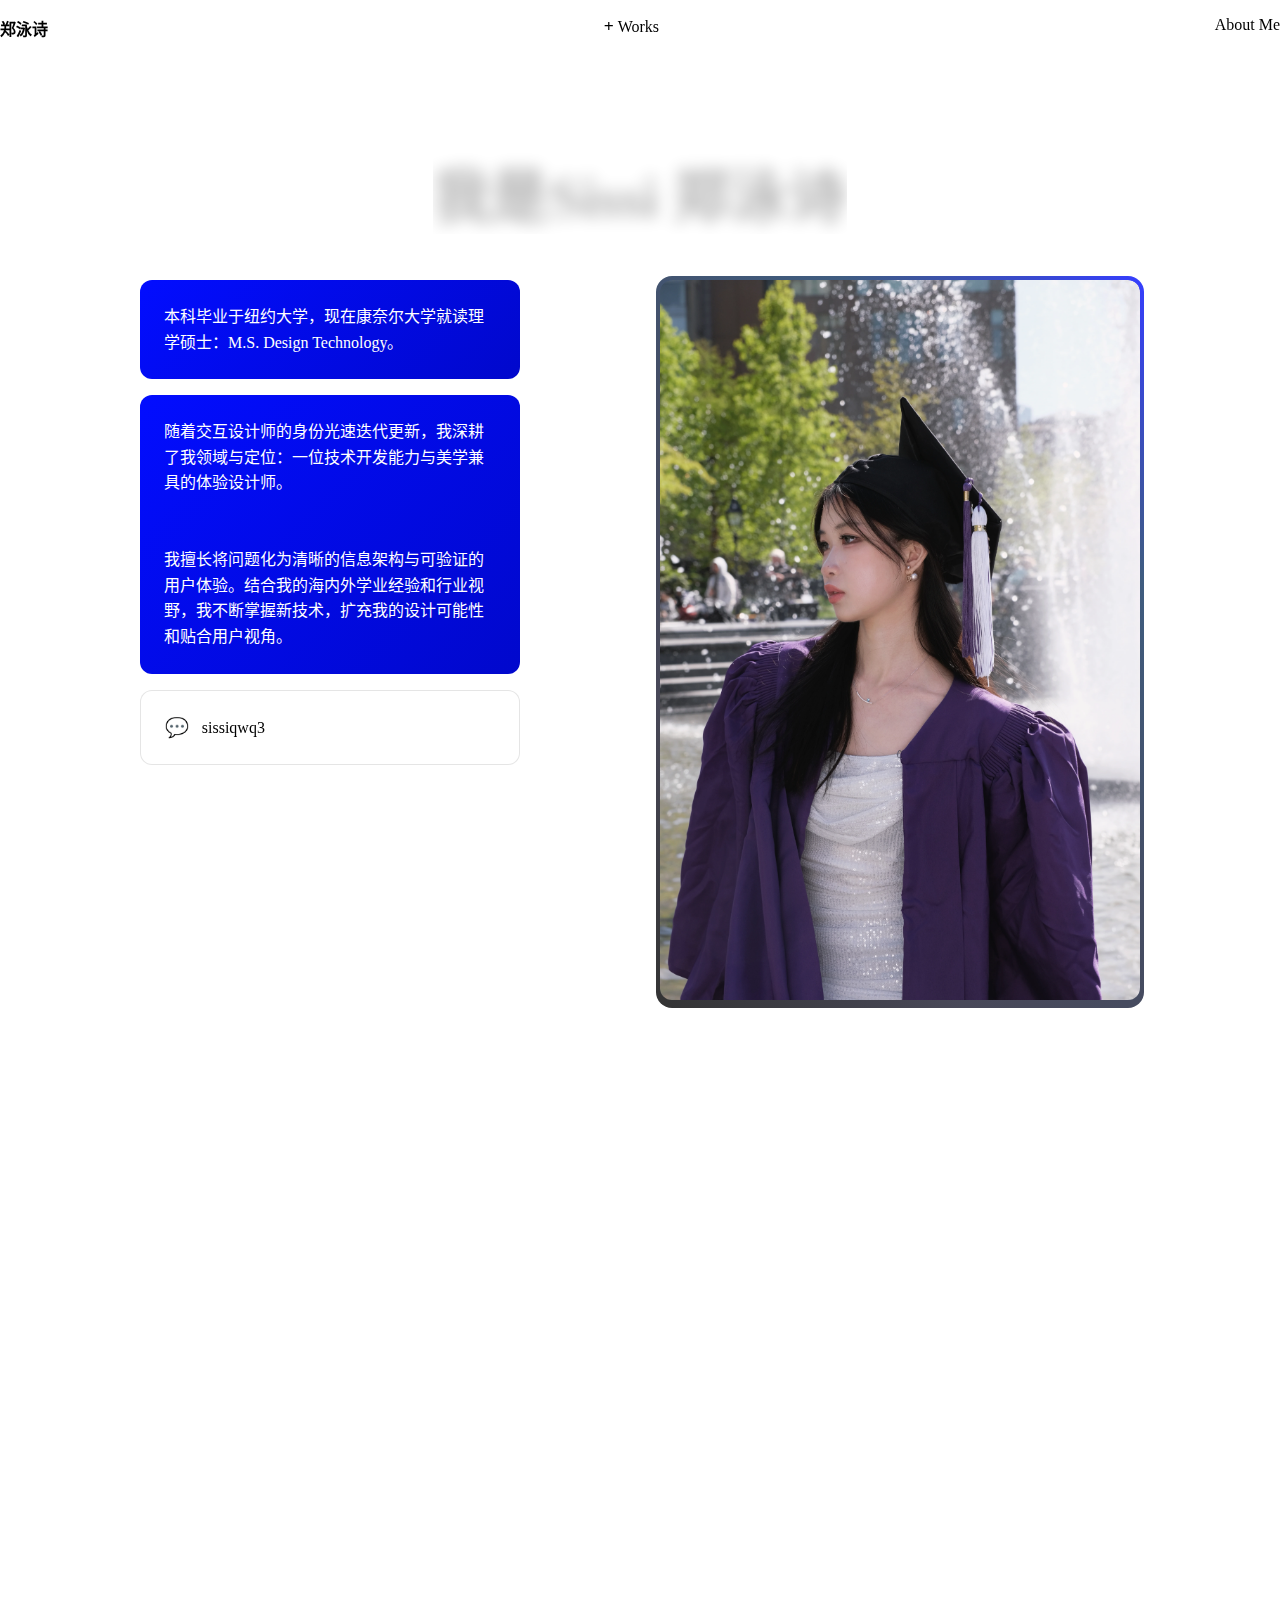
<file: AboutMe.html>
<!DOCTYPE html>
<html lang="zh-CN">
<head>
    <meta charset="UTF-8">
    <meta name="viewport" content="width=device-width, initial-scale=1.0">
    <meta name="description" content="关于我 - 郑泳诗 Sissi Zheng">
    <title>关于我 - 郑泳诗 Sissi Zheng</title>
    <link rel="stylesheet" href="portfolio.css">
</head>
<body>
<!-- Custom Cursor -->
<div class="custom-cursor"></div>

<!-- Oslo-style Portfolio -->
<div class="oslo-container">
  <!-- Navigation -->
  <nav class="oslo-nav">
    <div class="nav-links">
      <a href="index.html" class="nav-name">郑泳诗</a>
      <div class="nav-item-with-dropdown">
        <span class="nav-link nav-trigger"><span class="plus-icon">+</span>Works</span>
        <div class="works-dropdown">
          <a href="Watchlist.html" class="dropdown-item">
            <span class="dropdown-number">1</span>
            <span class="dropdown-title">股票自选Watchlist系统</span>
          </a>
          <a href="AR.html" class="dropdown-item">
            <span class="dropdown-number">2</span>
            <span class="dropdown-title">手势识别导航系统</span>
          </a>
          <a href="CITIBOT.html" class="dropdown-item">
            <span class="dropdown-number">3</span>
            <span class="dropdown-title">CITIBOT机器人语音交互</span>
          </a>
          <a href="spotlight.html" class="dropdown-item">
            <span class="dropdown-number">4</span>
            <span class="dropdown-title">OS系统-眼动捕捉系统</span>
          </a>
        </div>
      </div>
      <a href="AboutMe.html" class="nav-link">About Me</a>
    </div>
  </nav>

  <!-- Main Content -->
  <main class="oslo-main">
    <!-- Title Section -->
    <section class="title-section">
      <div class="name-title">
        <span class="name-text">我是Sissi 郑泳诗</span>
      </div>
    </section>

    <!-- Cards Section -->
    <section class="about-details">
      <div class="left-cards">
        <div class="detail-item detail-item-blue">
          <span class="detail-value">本科毕业于纽约大学，现在康奈尔大学就读理学硕士：M.S. Design Technology。</span>
        </div>
        <div class="detail-item detail-item-blue">
          <span class="detail-value">随着交互设计师的身份光速迭代更新，我深耕了我领域与定位：一位技术开发能力与美学兼具的体验设计师。<br><br><br>我擅长将问题化为清晰的信息架构与可验证的用户体验。结合我的海内外学业经验和行业视野，我不断掌握新技术，扩充我的设计可能性和贴合用户视角。</span>
        </div>
        <div class="detail-item detail-item-white">
          <div class="wechat-card">
            <div class="wechat-icon">💬</div>
            <span class="detail-value">sissiqwq3</span>
          </div>
        </div>
      </div>
       <div class="right-card detail-item detail-item-main">
         <div class="card-image">
           <img src="Me1.webp" alt="Me" class="profile-image">
         </div>
         
         <!-- 叠加卡片1 -->
         <div class="right-card stacked-card-1">
           <div class="card-image">
             <img src="Me2.webp" alt="Me" class="profile-image">
           </div>
         </div>
         
         <!-- 叠加卡片2 -->
         <div class="right-card stacked-card-2">
           <div class="card-image">
             <img src="none.webp" alt="Project" class="profile-image">
           </div>
         </div>
       </div>
    </section>

    <!-- 底部空白区域 -->
    <div class="bottom-spacer"></div>

  </main>
</div>

<style>
/* Smooth scrolling for the entire page */
html {
  scroll-behavior: smooth;
}

/* Custom Cursor */
.custom-cursor {
  position: fixed;
  width: 12px;
  height: 12px;
  background: #fff;
  border-radius: 50%;
  pointer-events: none;
  z-index: 99999 !important;
  transition: transform 0.2s ease-out, opacity 0.15s ease-out;
  opacity: 0;
  transform: translate(-50%, -50%);
  mix-blend-mode: difference;
}

.custom-cursor.active {
  opacity: 1;
}

.custom-cursor.hover {
  transform: translate(-50%, -50%) scale(4);
}

/* 纯白背景 */
body {
  background: #ffffff !important;
  color: #000;
  margin: 0;
  padding: 0;
}

.oslo-container {
  background: #ffffff !important;
  min-height: 100vh;
}

/* 确保主内容区域有足够的高度 */
.oslo-main {
  min-height: 200vh;
  position: relative;
}

/* 底部空白区域 */
.bottom-spacer {
  height: 150vh;
  width: 100%;
}

/* Title Section Styles - 被fixed定位覆盖 */

/* Cards Section Styles */

.about-details {
  position: relative;
  width: 100vw;
  height: 100vh;
}

.detail-item {
  display: flex;
  flex-direction: column;
  gap: 0.5rem;
  background: #020dff;
  padding: 1.5rem;
  border-radius: 12px;
}

.left-cards {
  display: flex;
  flex-direction: column;
  gap: 1rem;
  width: 380px;
}

.name-title {
  position: relative;
  padding: 0;
  background: transparent;
  border-radius: 0;
  backdrop-filter: none;
  border: none;
  overflow: hidden;
}

.name-text {
  font-size: 3.6rem;
  font-weight: 700;
  color: #000000;
  position: relative;
  z-index: 2;
  background: none;
  background-clip: initial;
  -webkit-background-clip: initial;
  -webkit-text-fill-color: #000000;
  animation: focusIn 2s ease-in-out forwards;
  filter: blur(8px);
  opacity: 0.3;
}

@keyframes focusIn {
  0% {
    filter: blur(8px);
    opacity: 0.3;
    transform: scale(0.95);
  }
  50% {
    filter: blur(4px);
    opacity: 0.6;
    transform: scale(0.98);
  }
  100% {
    filter: blur(0px);
    opacity: 1;
    transform: scale(1);
  }
}


.right-card {
  width: 480px;
  border-radius: 12px;
  position: relative;
  background: transparent;
  overflow: hidden;
  cursor: pointer;
  transition: all 0.4s cubic-bezier(0.23, 1, 0.32, 1);
  z-index: 0;
}


/* 外层渐变边框 */
.right-card::after {
  content: '';
  position: absolute;
  top: -4px;
  left: -4px;
  right: -4px;
  bottom: -4px;
  background: linear-gradient(45deg, 
    #000000 0%,
    #1a1a2e 25%,
    #16213e 50%,
    #0f3460 75%,
    #020dff 100%);
  border-radius: 16px;
  opacity: 0;
  transition: opacity 0.4s ease;
  z-index: -2;
}

/* 叠加卡片样式 */
.stacked-card-1 {
  position: absolute;
  top: 0;
  left: 0;
  width: 480px;
  height: 100%;
  transform: translateY(20px) scale(0.98);
  z-index: 3;
  opacity: 0;
  transition: all 0.6s cubic-bezier(0.23, 1, 0.32, 1);
  border-radius: 12px;
  background: transparent;
  overflow: visible;
  cursor: pointer;
}

/* 叠加卡片边框效果 */
.stacked-card-1::after {
  content: '';
  position: absolute;
  top: -4px;
  left: -4px;
  right: -4px;
  bottom: -4px;
  background: linear-gradient(45deg, 
    #000000 0%,
    #1a1a2e 25%,
    #16213e 50%,
    #0f3460 75%,
    #020dff 100%);
  border-radius: 16px;
  opacity: 0;
  transition: opacity 0.4s ease;
  z-index: -2;
}

.stacked-card-2 {
  position: absolute;
  top: 0;
  left: 0;
  width: 480px;
  height: 100%;
  transform: translateY(40px) scale(0.96);
  z-index: 4;
  opacity: 0;
  transition: all 0.6s cubic-bezier(0.23, 1, 0.32, 1);
  border-radius: 12px;
  background: transparent;
  overflow: visible;
  cursor: pointer;
}

/* 叠加卡片边框效果 */
.stacked-card-2::after {
  content: '';
  position: absolute;
  top: -4px;
  left: -4px;
  right: -4px;
  bottom: -4px;
  background: linear-gradient(45deg, 
    #000000 0%,
    #1a1a2e 25%,
    #16213e 50%,
    #0f3460 75%,
    #020dff 100%);
  border-radius: 16px;
  opacity: 0;
  transition: opacity 0.4s ease;
  z-index: -2;
}

/* 叠加卡片动画类 */
.stacked-card-1.animate-in {
  opacity: 1;
  transform: translateY(8px) scale(0.98);
}

.stacked-card-2.animate-in {
  opacity: 1;
  transform: translateY(16px) scale(0.96);
}

/* 叠加卡片hover效果 - 只显示边框，不放大 */
.stacked-card-1:hover::after {
  opacity: 0.8;
}

.stacked-card-2:hover::after {
  opacity: 0.8;
}

/* 覆盖叠加卡片的hover放大效果 */
.stacked-card-1:hover {
  transform: translateY(8px) scale(0.98) !important;
  box-shadow: none !important;
}

.stacked-card-2:hover {
  transform: translateY(16px) scale(0.96) !important;
  box-shadow: none !important;
}

/* 临时测试：让边框始终可见 */
.right-card::after {
  opacity: 0.8 !important;
}

/* Hover 效果 */
.right-card:hover::after {
  opacity: 1;
}


.right-card:hover {
  transform: translateY(-8px) scale(1.02);
  box-shadow: 
    0 20px 40px rgba(0, 0, 0, 0.3),
    0 0 0 1px rgba(255, 255, 255, 0.3);
}

.detail-label {
  font-size: 0.85rem;
  color: rgba(255, 255, 255, 0.7);
  text-transform: uppercase;
  letter-spacing: 0.1em;
  font-weight: 500;
}

.detail-value {
  font-size: 1rem;
  color: #fff;
  font-weight: 400;
  line-height: 1.6;
  white-space: pre-line;
}

.detail-item-blue {
  background: linear-gradient(135deg, #020dff, #0108cc) !important;
}

.detail-item-white {
  background: #fff !important;
  border: 1px solid rgba(0, 0, 0, 0.1);
}

.detail-item-white .detail-value {
  color: #000;
}

.wechat-card {
  display: flex;
  align-items: center;
  gap: 0.8rem;
}

.wechat-icon {
  font-size: 1.2rem;
  color: #000;
  display: flex;
  align-items: center;
  justify-content: center;
}

.detail-item-main {
  background: transparent !important;
  padding: 0;
  position: relative;
  overflow: visible;
}

.card-image {
  position: relative;
  width: 100%;
  height: 100%;
  min-height: 400px;
  border-radius: 12px;
  overflow: hidden;
}

.profile-image {
  width: 100%;
  height: 100%;
  object-fit: cover;
  border-radius: 12px;
  position: relative;
  z-index: 2;
}





/* Title section slide-in animation */
.title-section {
  opacity: 0;
  transform: translateY(30px);
  transition: opacity 0.8s ease-out, transform 0.8s ease-out;
}

.title-section.animate-in {
  opacity: 1;
  transform: translateY(0);
}

/* Detail cards slide-in animation */
.detail-item {
  opacity: 0;
  transform: translateY(30px);
  transition: opacity 0.8s ease-out, transform 0.8s ease-out;
}

.detail-item.animate-in {
  opacity: 1;
  transform: translateY(0);
}

.detail-item:nth-child(1) {
  transition-delay: 0.1s;
}

.detail-item:nth-child(2) {
  transition-delay: 0.2s;
}

.detail-item:nth-child(3) {
  transition-delay: 0.3s;
}


/* 固定导航栏 */
.oslo-nav {
  position: fixed;
  top: 0;
  left: 0;
  right: 0;
  background: rgba(255, 255, 255, 0.95);
  backdrop-filter: blur(10px);
  z-index: 1000;
  padding: 1rem 0;
}

/* 固定标题区域 */
.title-section {
  position: fixed;
  top: 150px;
  left: 0;
  right: 0;
  z-index: 100;
  width: 100%;
  text-align: center;
  display: flex;
  justify-content: center;
  align-items: center;
}

/* 固定左侧卡片 */
.left-cards {
  position: fixed;
  left: calc(50% - 500px);
  top: 280px;
  z-index: 200;
}


/* 照片卡片保持滚动响应 */
.right-card.detail-item-main {
  position: fixed;
  right: calc(50% - 500px);
  top: 280px;
  z-index: 250;
}

/* Navigation text colors - 纯黑，覆盖 portfolio.css 的 mix-blend-mode 与 text-shadow */
.oslo-nav .nav-name {
  color: #000000 !important;
  text-shadow: none !important;
  mix-blend-mode: normal !important;
}

.oslo-nav .nav-link {
  color: #000000 !important;
  text-shadow: none !important;
  mix-blend-mode: normal !important;
}

.oslo-nav .plus-icon {
  color: #000000 !important;
}

.oslo-nav .dropdown-number {
  color: #000000 !important;
}

.oslo-nav .dropdown-title {
  color: #000000 !important;
}

/* Navigation hover colors */
.nav-name:hover {
  color: #000000 !important;
}

.nav-link:hover {
  color: #000000 !important;
}

.dropdown-item:hover .dropdown-title {
  color: #000000 !important;
}

.dropdown-item:hover {
  background: rgba(2, 13, 255, 0.1) !important;
}
</style>

<!-- Scripts -->
<script>
// Custom cursor functionality
document.addEventListener('DOMContentLoaded', function() {
  const cursor = document.querySelector('.custom-cursor');
  let mouseX = 0;
  let mouseY = 0;
  let cursorX = 0;
  let cursorY = 0;
  
  document.addEventListener('mousemove', (e) => {
    mouseX = e.clientX;
    mouseY = e.clientY;
    cursor.classList.add('active');
  });
  
  document.addEventListener('mouseleave', () => {
    cursor.classList.remove('active');
  });
  
  // Smooth cursor animation
  function animateCursor() {
    const speed = 0.2;
    cursorX += (mouseX - cursorX) * speed;
    cursorY += (mouseY - cursorY) * speed;
    cursor.style.left = cursorX + 'px';
    cursor.style.top = cursorY + 'px';
    requestAnimationFrame(animateCursor);
  }
  animateCursor();
  
  // Hover effect on interactive elements
  const hoverElements = document.querySelectorAll('a, button, .expandable-header, img, video');
  hoverElements.forEach(el => {
    el.addEventListener('mouseenter', () => cursor.classList.add('hover'));
    el.addEventListener('mouseleave', () => cursor.classList.remove('hover'));
  });
});

// Navigation dropdown functionality
document.addEventListener('DOMContentLoaded', function() {
  const dropdownTrigger = document.querySelector('.nav-trigger');
  const dropdown = document.querySelector('.works-dropdown');
  
  if (dropdownTrigger && dropdown) {
    dropdownTrigger.addEventListener('click', function(e) {
      e.preventDefault();
      dropdown.classList.toggle('active');
    });

    // Close dropdown when clicking outside
    document.addEventListener('click', function(e) {
      if (!dropdownTrigger.contains(e.target) && !dropdown.contains(e.target)) {
        dropdown.classList.remove('active');
      }
    });
  }
});

// Detail cards slide-in animation
document.addEventListener('DOMContentLoaded', function() {
  function checkDetailCardsAnimation() {
    const detailCards = document.querySelectorAll('.detail-item');
    const titleSection = document.querySelector('.title-section');
    
    // Animate title section
    if (titleSection) {
      const titleTop = titleSection.getBoundingClientRect().top;
      const windowHeight = window.innerHeight;
      
      if (titleTop < windowHeight * 0.8) {
        titleSection.classList.add('animate-in');
      }
    }
    
    detailCards.forEach(card => {
      const cardTop = card.getBoundingClientRect().top;
      const windowHeight = window.innerHeight;
      
      // Check if card is in viewport
      if (cardTop < windowHeight * 0.8) {
        card.classList.add('animate-in');
      }
    });
  }

  // Run on page load and scroll
  window.addEventListener('scroll', checkDetailCardsAnimation);
  window.addEventListener('load', checkDetailCardsAnimation);
  // Initial check
  checkDetailCardsAnimation();
});

// 叠加卡片滚动动画
document.addEventListener('DOMContentLoaded', function() {
  function checkStackedCardsAnimation() {
    const stackedCard1 = document.querySelector('.stacked-card-1');
    const stackedCard2 = document.querySelector('.stacked-card-2');
    
    if (!stackedCard1 || !stackedCard2) return;
    
    // 获取滚动位置
    const scrollY = window.scrollY;
    const documentHeight = document.documentElement.scrollHeight;
    const windowHeight = window.innerHeight;
    
    // 计算滚动进度 (0到1)
    const scrollProgress = Math.min(1, scrollY / (documentHeight - windowHeight));
    
    // 第一张叠加卡片在滚动进度 15% 时开始显示
    if (scrollProgress > 0.15 && !stackedCard1.classList.contains('animate-in')) {
      stackedCard1.classList.add('animate-in');
    }
    
    // 第二张叠加卡片在滚动进度 40% 时开始显示
    if (scrollProgress > 0.40 && !stackedCard2.classList.contains('animate-in')) {
      stackedCard2.classList.add('animate-in');
    }
    
    // 如果滚动回到顶部，重置动画
    if (scrollProgress < 0.1) {
      stackedCard1.classList.remove('animate-in');
      stackedCard2.classList.remove('animate-in');
    }
    
    // 添加调试信息 (可选)
    // console.log('Scroll Progress:', (scrollProgress * 100).toFixed(1) + '%');
  }

  // 运行滚动动画
  window.addEventListener('scroll', checkStackedCardsAnimation);
  window.addEventListener('load', checkStackedCardsAnimation);
  // 初始检查
  checkStackedCardsAnimation();
});

</script>

</body>
</html>
</file>
<file: portfolio.css>
#toolset {
	display: none;
}

body {
	background-color: #fff;
	color: #000;
	cursor: none;
}

/* Custom Cursor */
.custom-cursor {
	position: fixed;
	width: 12px;
	height: 12px;
	background: #fff;
	border-radius: 50%;
	pointer-events: none;
	z-index: 9999;
	transition: transform 0.2s ease-out, opacity 0.15s ease-out;
	opacity: 0;
	transform: translate(-50%, -50%);
	mix-blend-mode: difference;
}

.custom-cursor.active {
	opacity: 1;
}

.custom-cursor.hover {
	transform: translate(-50%, -50%) scale(4);
}

img {
	mix-blend-mode: normal !important;
}

a:active {
	opacity: 0.7;
}

.page a.active, 
body.homepage [rel="home_page"] {
    border-bottom: 1px solid rgba(0, 0, 0, 0.4);
}

i,
em {
	font-style: italic;
}

b,
strong {
	font-weight: bolder;
}

sub,
sup {
	position: relative;
	vertical-align: baseline;
}

sub {
	top: 0.3em;
}

sup {
	top: -0.4em;
}

s {
	text-decoration: line-through;
}

img {
	border: 0;
	padding: 0;
    margin:0;
}

video {
  display: block;
  width: 100%;
  height: auto;
  margin: 0;
  padding: 0;
  border: none;
}

.image-gallery{
	margin-left: 30;	
   
}

ul,
ol {
	margin: 0;
	padding: 0 0 0 4.5rem;
}

ol > li {
    padding-left: 0.75rem;
}

blockquote {
	margin: 0;
	padding: 0 0 0 2em;
}

hr {
	background: rgba(0, 0, 0, 0.20);
	border: 0;
	height: 1px;
	display: block;
}

.content img {
	float: none;
	margin-bottom: 0;
    vertical-align: bottom;
}

.gallery_image_caption {
    margin-top: 0.5em;
    margin-bottom: 1rem;
    font-size: 1.2rem;
	font-weight: 400;
	color: rgba(0, 0, 0, 0.5);
	font-family: "Diatype Mono", Icons;
	font-style: normal;
	line-height: 1.3;
    text-align: left;
}

/**
 * Loading Animation
 */

.loading[data-loading] {
	position: fixed;
	bottom: 8px; 
    left: 8px;
}

  .white-text,
  .white-text a,
  .white-text b,
  .white-text i,
  .white-text h1 {
    color: white !important;
  }
  .white-text small{
	color:grey !important;
}

.header-title {
  padding: 1rem !important;
}

/* Fade-in animation classes */
  .work-item {
    opacity: 0;
    transform: translateY(30px);
    transition: opacity 0.6s ease-out, transform 0.6s ease-out;
  }
  
  .work-item.visible {
    opacity: 1;
    transform: translateY(0);
  }
  
  /* Delay animations for staggered effect */
  .work-item:nth-child(1) { transition-delay: 0.1s; }
  .work-item:nth-child(2) { transition-delay: 0.2s; }
  .work-item:nth-child(3) { transition-delay: 0.3s; }
  .work-item:nth-child(4) { transition-delay: 0.4s; }

/**
 * Editor styles
 */

[data-predefined-style="true"] bodycopy {
	font-size: 1.2rem;
	font-weight: 500;
	color: rgba(0, 0, 0, 0.85);
	font-family: "Diatype Variable", Icons;
	font-style: normal;
	line-height: 1.3;
    letter-spacing: 0.01rem;
	font-variation-settings: 'slnt' 0, 'MONO' 0;
}

[data-predefined-style="true"] bodycopy a {
	color: rgba(0, 0, 0, 0.85);
    text-decoration: none;
}


bodycopy a.image-link,
bodycopy a.icon-link,
bodycopy a.image-link:hover,
bodycopy a.icon-link:hover {
	border-bottom: 0;
	padding-bottom: 0;
}

[data-predefined-style="true"] h1 {
	font-family: "Diatype Variable", Icons;
	font-style: normal;
	font-weight: 500;
	padding: 0;
	margin: 0;
	font-size: 2.7rem;
	line-height: 1.1;
	color: rgba(0, 0, 0, 0.85);
	font-variation-settings: 'slnt' 0, 'MONO' 0;
}

[data-predefined-style="true"] h1 a {
	color: rgba(0, 0, 0, 0.85);
}

[data-predefined-style="true"] h2 {
	font-family: Sabon, Icons;
	font-style: normal;
	font-weight: 400;
	padding: 0;
	margin: 0;
	color: rgba(39, 0, 221, 0.85);
	font-size: 1.3rem;
	line-height: 1.2;
	letter-spacing: 0.04rem;
}

[data-predefined-style="true"] h2 a {
	color: rgba(0, 0, 0, 0.85);
}

[data-predefined-style="true"] small {
	display: inline-block;
	font-size: 1rem;
	line-height: 1.3;
	font-family: "Diatype Mono Variable", Icons;
	font-style: normal;
	font-weight: 400;
	color: rgba(0, 0, 0, 0.5);
    letter-spacing: 0.04em;
	font-variation-settings: 'slnt' 0, 'MONO' 1;
}

[data-predefined-style="true"] small a {
	color: rgba(0, 0, 0, 0.5);
}



/**
 * Breakpoints
 */

[data-css-preset] .page {
    background-color: initial /*!page_bgcolor*/;
}

.mobile .page,
[data-css-preset].mobile .page {
	position: relative;
	min-height: 10px;
	max-width: 100%;
	width: 100%;
	background-color: transparent /*!page_bgcolor*/;
}

[data-css-preset] .container {
	margin-left: 0 /*!content_center*/;
	margin-right: 0 /*!content_center*/;
	text-align: left /*!text_left*/;
   
}

[data-css-preset] body {
	background-color: transparent /*!body_bgcolor*/;
}

[data-css-preset] .container_width {
	width: 100% /*!content_center*/;
}

[data-css-preset] .content_padding {
	padding-top: 0rem /*!main_margin*/;
	padding-bottom: 0rem /*!main_margin*/;
	padding-left: 0rem /*!main_margin*/;
	padding-right: 0rem /*!main_margin*/;
}

[data-css-preset] .backdrop {
	width: 100% /*!background_cover*/;
}

/**
 * Thumbnails
 */

div[thumbnails] {
	justify-content: flex-start;
}

[data-css-preset] .thumbnails {
   	background-color: rgba(0, 0, 0, 0)/*!thumbnails_bgcolor*/;   
}

[data-css-preset] .thumbnails_width {
    width: 100%/*!thumbnails_width*/;
}

[data-css-preset] [thumbnails-pad] {
    padding: 0.6rem/*!thumbnails_padding*/;
}

[data-css-preset] [thumbnails-gutter] {
    margin: -1.2rem/*!thumbnails_padding*/;
}

[data-css-preset] [responsive-layout] [thumbnails-pad] {
    padding: 0.4rem/*!responsive_thumbnails_padding*/; 
}

[data-css-preset] [responsive-layout] [thumbnails-gutter] {
    margin: -0.8rem/*!responsive_thumbnails_padding*/; 
}

.thumbnails .thumb_image {
	outline: 0px solid rgba(0,0,0,.12);
    outline-offset: -1px;
}

.thumbnails .title {
    margin-top: 1rem;
    margin-bottom: 1rem;
    font-size: 1.2rem;
	font-weight: 500;
	color: rgba(0, 0, 0, 0.7);
	font-family: Diatype, Icons;
	font-style: normal;
	line-height: 1.3;
    letter-spacing: 0.04em;
    text-align: left;
}

.thumbnails .tags {
    margin-top: 1rem;
    margin-bottom: 1rem;
    font-size: 1.2rem;
	font-weight: 400;
	color: rgba(0, 0, 0, 0.5);
	font-family: "Diatype Mono", Icons;
	font-style: normal;
	line-height: 1.3;
    text-align: left;
    padding: 0;
}

.thumbnails .tags a {
	border-bottom: 0 solid rgba(0, 0, 0, 0.1);
    color: rgba(0, 0, 0, 0.5);
    text-decoration: none;
}

.thumbnails .has_title .tags {
	margin-top: -1rem;
}

/**
 * Site Menu Button
 */

[data-css-preset] #site_menu_button {
	color: rgba(0, 0, 0, 0.75);
	line-height: 1;
	font-size: 28px /*!site_menu_button*/;
	padding: 6px;
	line-height: 1;
	background: rgba(33, 32, 46, 0);
	position: fixed;
	top: 1.3rem /*!site_menu_button*/;
	right: 1.1rem /*!site_menu_button*/;
}

body.mobile #site_menu_button {
	margin: -6px;
	font-size: 28px;
}

#site_menu_button.custom_icon {
	width: 40px;
	height: auto;
}

#site_menu_button.active {
	display: none;
}

/**
 * Site Menu
 */

#site_menu {
	font-family: -apple-system, BlinkMacSystemFont, "Segoe UI", Roboto, Oxygen, Ubuntu, Cantarell, "Open Sans", "Helvetica Neue", sans-serif, "Sans Serif", Icons;
	background: rgba(20, 20, 20, 0.95);
	font-size: 20px;
	font-style: normal;
	font-weight: 400;
	padding: 20px 30px 90px 30px;
	max-width: 400px;
	min-width: 300px;
	text-align: left;
	display: flex;
	justify-content: flex-start;
}

body.mobile #site_menu {
	width: 100%;
}

#site_menu .page-link a {
	color: rgba(255, 255, 255, 0.75);
}

#site_menu .set-link > a {
	color: rgba(255, 255, 255, 0.75);
	font-weight: bold;
}

#site_menu a:active {
	opacity: .7;
}

#site_menu a.active {
	opacity: .4;
}

#site_menu .close {
	display: none;
	color: rgba(255, 255, 255, 0.4);
	line-height: .85em;
	font-size: 45px;
}

body.mobile #site_menu .close {
	display: block;
	font-size: 50px;
	line-height: 1em;
}

#site_menu .break {
	height: 28px;
}

#site_menu .indent {
	margin-left: 28px;
}

/**
 * Shop Button
 */

[data-css-preset] #shop_button {
	color: rgba(0, 0, 0, 0.85);
    background: transparent;
	font-size: 24px;
    font-style: normal;
	font-weight: 400;
    line-height: 1.;
    position: fixed;
	padding: 6px;
	right: 1rem /*!shop_button*/;
	top: 0 /*!shop_button*/;
}

#shop_button.text {
	font-family: Diatype, Icons;
	font-size: 1.3rem;
    padding: 0;
	font-weight: 400;
	color: rgba(0, 0, 0, 0.75);
	font-style: normal;
    line-height: 1.3;
    letter-spacing: 0.04rem;
}

#shop_button.custom_icon {
	width: 40px;
    height: auto;
}

body.mobile #shop_button:not(.text) {
	margin: -6px;
    font-size: 36px;
}

/**
 * Shop Product Widget
 */

.shop_product {
    width: 100%;
	max-width: 22rem;
    position: relative;
    display: block;
}

.shop_product .price {
	font-family: Diatype, Icons;
	font-style: normal;
	font-weight: 400;
	margin-bottom: 1rem;
	font-size: 1.2rem;
	line-height: 1.1;
	color: #000;
}

.shop_product .dropdown {
	font-family: -apple-system, BlinkMacSystemFont, "Segoe UI", Roboto, Oxygen, Ubuntu, Cantarell, "Open Sans", "Helvetica Neue", sans-serif, "Sans Serif", Icons;
    font-size: 1.2rem;
    display: inline-block;
	width: 100%;
    border: 1px solid rgba(0, 0, 0, 0.3);
    background:  white url(https://static.cargo.site/assets/images/select-line-arrows.svg) no-repeat right;
    margin-bottom: 1rem;
    line-height: 1.2;
    padding: .7rem 2.5rem .8rem 1rem;
	font-style: normal;
	font-weight: 400;
    color:  #000;
}

.shop_product .button {
	font-family: Diatype, Icons;
	font-size: 1.2rem;
    background: #000;
    color: rgba(255,255,255,1);
    flex: 0 0 50%;
    text-align: left;
    display: inline-block;
	line-height: 1.3;
    padding: 0.7rem 1rem 0.7rem;
	font-style: normal;
	font-weight: 400;
    border: 0;
}

/**
 * Image Zoom
 */

.content img.image-zoom:active {
  opacity: .7;
}

/**
 * Quick View
 */

[data-css-preset] .quick-view {
    padding-top: 2.5rem /*!quick_view_padding*/;
    padding-bottom: 2.5rem /*!quick_view_padding*/;
    padding-left: 2.5rem /*!quick_view_padding*/;
    padding-right: 2.5rem /*!quick_view_padding*/;
    height: 100% /*!quick_view_height*/;
    width: 100% /*!quick_view_width*/;
}

body.mobile .quick-view {
    width: 100%;
    height: 100%;
    margin: 0;
}

[data-css-preset] .quick-view-background {
	background: rgba(255, 255, 255, 1) /*!quick_view_bgcolor*/;
}

.quick-view-caption {
    font-family: "Diatype Mono", Icons;
    transition: 100ms opacity ease-in-out;
    position: absolute;
    bottom: 0;
    left: 0;
    right: 0;
    margin: 3.5rem 0;
    text-align: center;
    font-size: 1.2rem;
	font-style: normal;
	font-weight: 400;
    line-height: 1.3;
}

.quick-view-caption span {
    padding: 0.5rem 1rem;
    display: inline-block;
    background: rgba(0,0,0,0.5);
    color: white;
}

/**
 * Quick View Navigation 
 */

.quick-view-navigation .left-arrow {
    left: 10px;
}

.quick-view-navigation .right-arrow {
    right: 10px;
}

.quick-view-navigation .left-arrow,
.quick-view-navigation .right-arrow {
    /* Change height/width together to scale */
    height: 36px;
    width: 36px;
}

.quick-view-navigation .left-arrow .inner-color,
.quick-view-navigation .right-arrow .inner-color {
    stroke: #fff;
    stroke-width: 0px;
}

.quick-view-navigation .left-arrow .outer-color,
.quick-view-navigation .right-arrow .outer-color {
    stroke: rgba(0, 0, 0, 0.85);
    stroke-width: 2px;
}

.quick-view-navigation .close-button {  
    top: 10px;
    right: 10px;
    /* Change height/width together to scale */
    width: 36px;
    height: 36px;
}

.quick-view-navigation .close-button .inner-color {
    stroke: #fff;
    stroke-width: 0px;
}

.quick-view-navigation .close-button .outer-color {
    stroke: rgba(0, 0, 0, 0.85);
    stroke-width: 2px;
}

/** 
 * Image Gallery Navigation Arrows 
 */

.image-gallery-navigation .left-arrow,
.image-gallery-navigation .right-arrow {
    /* Change height/width together to scale */
    height: 36px;
    width: 36px;
}

.image-gallery-navigation .left-arrow .inner-color,
.image-gallery-navigation .right-arrow .inner-color {
    stroke: rgba(255, 255, 255, 1);
    stroke-width: 2px;
}

.image-gallery-navigation .left-arrow .outer-color,
.image-gallery-navigation .right-arrow .outer-color {
    stroke: rgba(0, 0, 0, 0.6);
    stroke-width: 3px;
}

/**
 * Wallpaper Backdrop Navigation Arrows 
 */

.wallpaper-navigation .left-arrow,
.wallpaper-navigation .right-arrow {
   /* Change height/width together to scale */
   width: 36px;
   height: 36px;
}

.wallpaper-navigation .left-arrow .inner-color,
.wallpaper-navigation .right-arrow .inner-color {
   stroke: #fff;
   stroke-width: 2px;
}

.wallpaper-navigation .left-arrow .outer-color,
.wallpaper-navigation .right-arrow .outer-color {
    stroke: rgba(0, 0, 0, 0.6);
    stroke-width: 3px;
}

/**
 * Feed
 */

.feed .content_container .page {
    border-top: 0px dashed rgba(0, 0, 0, 0.2);
}

.feed .content_container .page_container:first-child .page {
	border-top: 0;
}

/**
 * Audio Player
 */

.audio-player {
    max-width: 26rem;
    height: 3.3rem;
    outline: 1px solid rgba(0,0,0,0.15);
    color: rgba(0, 0, 0, 0.6);
    background: transparent;
    font-size: 1.2rem;
    line-height: 1.2;
	font-family: Diatype, Icons;
    font-style: normal;
    font-weight: 400;
    text-align: left;
    margin: 1px 1px 1em 1px;
}

body.mobile .audio-player {
    max-width: 100%;
}

.audio-player .separator {
    width: 1px;
    background-color: rgba(0,0,0,0.15);
}

.audio-player .button {
    background: transparent;
    cursor: pointer;
    fill: rgba(0, 0, 0, 0.85);
}

.audio-player .icon {
    fill: rgba(0, 0, 0, 0.85);
    padding: 30%;
    width: 100%;
    margin: auto;
}

.audio-player .buffer {
    background: rgba(0,0,0,0.03);
}

.audio-player .progress {
    background: rgba(0,0,0,0.1);
}

.audio-player .progress-indicator {
    border: 1px solid rgba(0, 0, 0, 0.7);
    width: 1px;
    height: 100%;
    right: 0;
    position: absolute;
    cursor: ew-resize;
}

.audio-player .note-icon {
    height: 100%;
    width: 3.8rem;
    padding: 1rem;
    fill: rgba(0, 0, 0, 0.5);
}

.audio-player .current-time {
    padding-left: 1rem;
}

.audio-player .total-time {
    padding-right: 1rem;
}

.p51{
	width:800px;
   height:800px;
   align-content:center;
   position:relative;
   top:70px;
   float:center;
  justify-content: center;
}

#p5frame{
	width:750px;
    height:750px;
}
.container1{
	display:flex;
   	flex-direction: row;
   	justify-content:center;
   
}

#GM_title{
	flex-grow:1;
    margin-left:50px;
    margin-right:50px;
}

#GM_pg1{
	flex-grow:1;
    margin:10px;
}

#GM_pg2{
	flex-grow:1;
    margin-right:30px;
}

#GM_pg3{
   
	flex-grow:1;
    margin:10px;
}
#logo{
	position:fixed;
    bottom:0px;
    right:0px;
    
}
#logo2{
    position:fixed;
    right:0px;
    bottom:0px;
}
.ML_pg1{
	text-align:center;
    margin:70px;
    margin-top:50px;
}

#ML_image1{
	margin:20px;
    
}

#ML_image2{
	margin:20px;
    
}
#AboutMe{
	margin:30px;
}
#ring_pg1{
	text-align:center;
    margin:80px;
}
#ring_pg2{
	text-align:center;
    margin:80px;
}

#hsyw{
	margin-top:50px;
}

/* ===== OSLO TEMPLATE STYLES ===== */

/* Reset and base styles */
.oslo-container * {
  margin: 0;
  padding: 0;
  box-sizing: border-box;
}

.oslo-container body {
  font-family: -apple-system, BlinkMacSystemFont, 'Segoe UI', Roboto, Oxygen, Ubuntu, Cantarell, sans-serif;
  line-height: 1.6;
  color: #000;
  background: #fff;
}

/* Oslo Container */
.oslo-container {
  max-width: 1400px;
  margin: 0 auto;
  padding: 0 1rem;
}

/* Navigation */
.oslo-nav {
  position: fixed;
  top: 0;
  left: 0;
  right: 0;
  background: rgba(255, 255, 255, 0.1);
  backdrop-filter: blur(20px);
  -webkit-backdrop-filter: blur(20px);
  z-index: 1000;
  padding: 1rem 2rem;
  border-bottom: 1px solid rgba(255, 255, 255, 0.2);
}

.nav-links {
  display: flex;
  justify-content: space-between;
  max-width: 1600px;
  margin: 0 auto;
  width: 100%;
}

.nav-name {
  text-decoration: none !important;
  color: #000 !important;
  font-weight: bold !important;
  font-size: 1rem !important;
  text-shadow: 0 1px 2px rgba(255, 255, 255, 0.8);
  transition: all 0.3s ease;
}

.nav-name:hover {
  color: #020dff !important;
  transform: translateY(-1px);
}

.nav-link {
  text-decoration: none !important;
  color: #000 !important;
  font-weight: 400 !important;
  font-size: 1rem !important;
  transition: all 0.3s ease;
  text-shadow: 0 1px 2px rgba(255, 255, 255, 0.8);
}

.nav-link:hover {
  color: #020dff !important;
  transform: translateY(-1px);
}

/* Navigation Dropdown */
.nav-item-with-dropdown {
  position: relative;
  display: inline-block;
}

.nav-trigger {
  cursor: pointer;
}

.plus-icon {
  color: #020dff;
  font-weight: bold;
  margin-right: 4px;
  font-size: 1.1rem;
}

.works-dropdown {
  position: absolute;
  top: calc(100% + 8px);
  left: 50%;
  transform: translateX(-50%);
  background: rgba(255, 255, 255, 0.95);
  backdrop-filter: blur(20px);
  -webkit-backdrop-filter: blur(20px);
  border-radius: 8px;
  padding: 12px;
  box-shadow: 0 8px 32px rgba(0, 0, 0, 0.12);
  border: 1px solid rgba(0, 0, 0, 0.08);
  opacity: 0;
  visibility: hidden;
  transition: all 0.3s cubic-bezier(0.23, 1, 0.32, 1);
  z-index: 10000;
  min-width: 200px;
  pointer-events: none;
}

/* Create invisible bridge between trigger and dropdown */
.works-dropdown::after {
  content: '';
  position: absolute;
  bottom: 100%;
  left: 0;
  right: 0;
  height: 8px;
  background: transparent;
}

/* Show dropdown on hover of parent OR dropdown itself */
.nav-item-with-dropdown:hover .works-dropdown,
.works-dropdown:hover {
  opacity: 1;
  visibility: visible;
  transform: translateX(-50%) translateY(0);
  pointer-events: auto;
}

.dropdown-item {
  display: flex;
  align-items: center;
  gap: 12px;
  padding: 12px 16px;
  border-radius: 6px;
  text-decoration: none !important;
  color: #000 !important;
  transition: color 0.3s cubic-bezier(0.4, 0, 0.2, 1);
  background: transparent !important;
  margin-bottom: 4px;
}

.dropdown-item:last-child {
  margin-bottom: 0;
}

.dropdown-item:hover {
  background: transparent !important;
}

.dropdown-number {
  font-size: 0.75rem;
  font-weight: 600;
  color: #000;
  min-width: 24px;
  height: 24px;
  display: flex;
  align-items: center;
  justify-content: center;
  background: transparent;
  border-radius: 4px;
  transition: all 0.3s cubic-bezier(0.4, 0, 0.2, 1);
  position: relative;
}

.dropdown-title {
  font-size: 0.9rem;
  font-weight: 400;
  color: #000;
  white-space: nowrap;
  transition: color 0.3s cubic-bezier(0.4, 0, 0.2, 1);
}

.dropdown-item:hover .dropdown-title {
  color: #020dff !important;
}

.dropdown-item:hover .dropdown-number {
  color: transparent !important;
}

.dropdown-item:hover .dropdown-number::after {
  content: '→';
  position: absolute;
  top: 50%;
  left: 50%;
  transform: translate(-50%, -50%) scaleX(0.8);
  color: #020dff;
  font-size: 1rem;
  font-weight: 900;
  letter-spacing: -2px;
}

/* Main Content */
.oslo-main {
  margin-top: 80px;
}

/* Hero Section */
.hero-section {
  padding: 4rem 0 4rem;
  text-align: left;
  position: relative;
  min-height: 100vh;
  display: flex;
  flex-direction: column;
  justify-content: center;
  align-items: flex-start;
  max-width: 1600px;
  margin: 0 auto;
}

.hero-intro {
  font-size: 1.2rem;
  font-weight: 400;
  line-height: 1.6;
  margin-bottom: 3rem;
  max-width: 500px;
  color: #333;
  margin-left: 2rem;
}

.gradient-text {
  background: linear-gradient(90deg, #020dff, #c8d5e0, #020dff, #c8d5e0);
  background-size: 200% 100%;
  -webkit-background-clip: text;
  -webkit-text-fill-color: transparent;
  background-clip: text;
  animation: gradientFlow 8s ease-in-out infinite;
}

@keyframes gradientFlow {
  0%, 100% {
    background-position: 0% 50%;
  }
  50% {
    background-position: 100% 50%;
  }
}

.hero-title {
  font-size: 4.5rem;
  font-weight: 700;
  line-height: 1.1;
  margin: 0;
  max-width: 500px;
  color: #020dff;
  margin-left: 2rem;
}

/* Decrypted Text Effect */
.char {
  display: inline-block;
  transition: all 60ms ease;
}

.char.scrambling {
  animation: scramble-char 60ms ease-in-out infinite;
}

@keyframes scramble-char {
  0%, 100% {
    transform: translateY(0) rotate(0deg);
  }
  25% {
    transform: translateY(-2px) rotate(-1deg);
  }
  50% {
    transform: translateY(0) rotate(0deg);
  }
  75% {
    transform: translateY(1px) rotate(1deg);
  }
}

.hero-footer {
  position: absolute;
  bottom: 2rem;
  left: 2rem;
  text-align: left;
}

.hero-subtitle {
  font-size: 1.2rem;
  color: #666;
  margin-bottom: 0.5rem;
}

.scroll-indicator {
  font-size: 0.9rem;
  color: #999;
  text-transform: uppercase;
  letter-spacing: 0.1em;
  margin: 0;
  animation: bounce 2s infinite;
}

/* Projects Section */
.projects-section {
  padding: 8rem 0;
}

.projects-grid {
  display: flex;
  flex-direction: column;
  align-items: center;
  gap: 3rem;
  margin-bottom: 3rem;
  max-width: 900px;
  margin-left: auto;
  margin-right: auto;
}

.project-card {
  position: relative;
  overflow: visible;
  border-radius: 9px !important;
  -webkit-border-radius: 9px !important;
  -moz-border-radius: 9px !important;
  transition: transform 0.6s ease;
  width: 648px;
  height: 324px;
  perspective: 1000px;
  transform-style: preserve-3d;
}

/* Force border radius with higher specificity */
.oslo-container .project-card {
  border-radius: 9px !important;
  -webkit-border-radius: 9px !important;
  -moz-border-radius: 9px !important;
}

.project-link {
  text-decoration: none;
  color: inherit;
  display: block;
  width: 100%;
  height: 100%;
  position: relative;
  transform-style: preserve-3d;
  transition: transform 0.6s ease;
}

.project-card:hover .project-link {
  transform: translateZ(8px) rotateY(15deg) rotateX(5deg);
}

.project-image {
  width: 100%;
  height: 100%;
  overflow: hidden;
  background: #f5f5f5;
  border-radius: 9px !important;
  -webkit-border-radius: 9px !important;
  -moz-border-radius: 9px !important;
}

.project-image img {
  width: 100%;
  height: 100%;
  object-fit: cover;
  filter: grayscale(0%);
  transition: filter 0.3s ease;
  border-radius: 9px !important;
  -webkit-border-radius: 9px !important;
  -moz-border-radius: 9px !important;
}

.project-card:hover .project-image img {
  filter: none;
}

.project-title-top {
  position: absolute;
  top: 20px;
  left: 20px;
  font-size: 0.8rem;
  color: #fff;
  font-family: "Diatype Variable", Icons;
  font-weight: 300;
  line-height: 1.4;
  background: #020dff;
  padding: 8px 12px;
  border-radius: 6px;
  pointer-events: none;
  z-index: 10;
}

.project-title {
  color: #fff !important;
  position: absolute;
  bottom: 20px;
  right: 20px;
  font-size: 1.5rem;
  font-family: "Diatype Variable", Icons;
  font-weight: 300;
  line-height: 1.2;
  transition: transform 0.5s;
  pointer-events: none;
  z-index: 10;
}

/* Force font size with higher specificity */
/* .oslo-container .project-card .project-title {
  font-size: 1.5rem !important;
  font-weight: 700 !important;
} */

/* Additional specificity for Cargo.site */
.project-card .project-title {
  font-size: 1.5rem !important;
  font-weight: 300 !important;
}

.project-card:hover .project-title-top {
  transform: translateZ(50px);
}

.project-card:hover .project-title {
  transform: translateZ(50px);
}

/* About Section */
.about-section {
  padding: 4rem 0;
  text-align: center;
  max-width: 800px;
  margin: 0 auto;
}

.about-text {
  font-size: 1.2rem;
  line-height: 1.8;
  color: #333;
}

/* Responsive Design */
@media (max-width: 768px) {
  .oslo-container {
    padding: 0 1rem;
  }

  .nav-links {
    gap: 2rem;
  }

  .hero-title {
    font-size: 2.8rem;
  }

  .hero-intro {
    font-size: 1.1rem;
    max-width: 100%;
  }

  .hero-footer {
    position: relative;
    bottom: auto;
    right: auto;
    text-align: left;
    margin-top: 3rem;
  }

  .projects-grid {
    grid-template-columns: 1fr;
    gap: 1.5rem;
  }

  .project-image {
    height: 250px;
  }

  .hero-section {
    padding: 3rem 0 3rem;
    min-height: 70vh;
  }
}

@media (max-width: 480px) {
  .hero-title {
    font-size: 2rem;
  }

  .nav-links {
    gap: 1.5rem;
  }

  .nav-link {
    font-size: 0.9rem;
  }
}

/* Animation for scroll indicator */
@keyframes bounce {
  0%, 20%, 50%, 80%, 100% {
    transform: translateY(0);
  }
  40% {
    transform: translateY(-10px);
  }
  60% {
    transform: translateY(-5px);
  }
}

/* Phone-shaped card */
.phone-card {
  position: absolute;
  left: 50%;
  top: 50%;
  transform: translate(-50%, -50%) perspective(1000px) rotateY(-25deg) rotateX(8deg);
  width: 324px;
  height: 648px;
  background: #000;
  border-radius: 9px !important;
  overflow: visible;
  cursor: pointer;
  transition: all 0.6s cubic-bezier(0.23, 1, 0.320, 1);
  transform-style: preserve-3d;
  box-shadow: 0 10px 40px rgba(0, 0, 0, 0.15);
}

/* Spectra Noise Effect */
.phone-spectra-noise {
  position: absolute;
  inset: 0;
  border-radius: 9px;
  background: 
    radial-gradient(circle at 20% 80%, rgba(20, 40, 180, 0.35) 0%, transparent 50%),
    radial-gradient(circle at 80% 20%, rgba(20, 40, 180, 0.45) 0%, transparent 50%),
    radial-gradient(circle at 40% 40%, rgba(20, 40, 180, 0.28) 0%, transparent 50%);
  opacity: 1;
  animation: noise-shift 8s ease-in-out infinite;
  pointer-events: none;
  z-index: 1;
}

.phone-spectra-noise::before {
  content: '';
  position: absolute;
  inset: 0;
  border-radius: 9px;
  background: transparent;
  pointer-events: none;
}

.phone-spectra-noise::after {
  content: '';
  position: absolute;
  inset: 0;
  border-radius: 9px;
  background: 
    radial-gradient(ellipse at 50% 50%, transparent 20%, rgba(20, 40, 180, 0.2) 80%);
  animation: warp-pulse 12s ease-in-out infinite;
}

@keyframes noise-shift {
  0%, 100% {
    background: 
      radial-gradient(circle at 20% 80%, rgba(20, 40, 180, 0.35) 0%, transparent 50%),
      radial-gradient(circle at 80% 20%, rgba(20, 40, 180, 0.45) 0%, transparent 50%),
      radial-gradient(circle at 40% 40%, rgba(20, 40, 180, 0.28) 0%, transparent 50%);
  }
  33% {
    background: 
      radial-gradient(circle at 70% 30%, rgba(20, 40, 180, 0.42) 0%, transparent 50%),
      radial-gradient(circle at 30% 70%, rgba(20, 40, 180, 0.32) 0%, transparent 50%),
      radial-gradient(circle at 60% 60%, rgba(20, 40, 180, 0.38) 0%, transparent 50%);
  }
  66% {
    background: 
      radial-gradient(circle at 40% 60%, rgba(20, 40, 180, 0.25) 0%, transparent 50%),
      radial-gradient(circle at 90% 10%, rgba(20, 40, 180, 0.48) 0%, transparent 50%),
      radial-gradient(circle at 10% 90%, rgba(20, 40, 180, 0.36) 0%, transparent 50%);
  }
}

@keyframes warp-pulse {
  0%, 100% {
    background: 
      radial-gradient(ellipse at 50% 50%, transparent 20%, rgba(20, 40, 180, 0.2) 80%);
  }
  50% {
    background: 
      radial-gradient(ellipse at 50% 50%, transparent 15%, rgba(20, 40, 180, 0.3) 85%);
  }
}

.phone-card-inner {
  position: absolute;
  inset: 0;
  border-radius: 9px;
  overflow: hidden;
  pointer-events: none;
}

/* Bottom blue reflection */
.phone-card::before {
  content: '';
  position: absolute;
  bottom: 0;
  left: 0;
  width: 100%;
  height: 80px;
  background: linear-gradient(to top, 
    rgba(0, 20, 196, 0.4) 0%,
    rgba(0, 10, 128, 0.3) 30%,
    rgba(0, 20, 196, 0.1) 60%,
    transparent 100%);
  border-radius: 0 0 9px 9px;
  pointer-events: none;
  z-index: 1;
  transition: all 0.6s ease;
}

/* iPhone notch */
.phone-notch {
  position: absolute;
  top: 27px;
  left: 50%;
  transform: translateX(-50%);
  width: 108px;
  height: 11px;
  background: rgba(255, 255, 255, 0.1);
  border-radius: 5px;
  z-index: 10;
  opacity: 1;
  transition: opacity 0.6s ease;
}

.phone-card::after {
  content: '';
  position: absolute;
  bottom: 18px;
  left: 50%;
  transform: translateX(-50%);
  width: 90px;
  height: 90px;
  border: 3.5px solid rgba(255, 255, 255, 0.1);
  border-radius: 50%;
  z-index: 2;
  opacity: 0;
  transition: opacity 0.6s ease;
}

.phone-glare {
  position: absolute;
  top: 0;
  left: -100%;
  width: 100%;
  height: 100%;
  background: linear-gradient(
    90deg,
    rgba(255, 255, 255, 0) 0%,
    rgba(255, 255, 255, 0.3) 50%,
    rgba(255, 255, 255, 0) 100%
  );
  opacity: 0;
  z-index: 10;
  pointer-events: none;
  transition: all 0.6s ease;
}

.phone-card:hover .phone-glare {
  left: 100%;
  opacity: 1;
}

/* Border Beam Effect */
.phone-border-beam {
  position: absolute;
  inset: -2.4px;
  border-radius: 11.4px;
  padding: 4.2px;
  background: conic-gradient(from 0deg at 50% 50%, transparent, transparent);
  -webkit-mask: linear-gradient(#fff 0 0) content-box, linear-gradient(#fff 0 0);
  -webkit-mask-composite: xor;
  mask-composite: exclude;
  pointer-events: none;
  opacity: 0;
  transition: opacity 0.4s ease, background 0.1s ease;
}

/* Scroll animation performance optimization */
.phone-card {
  will-change: transform, opacity;
  backface-visibility: hidden;
}

.projects-grid .project-card {
  will-change: transform, opacity;
  backface-visibility: hidden;
  transform-style: preserve-3d;
}

/* Project Border Beam Effect */
.project-border-beam {
  position: absolute;
  inset: -1.8px;
  border-radius: 12.6px;
  padding: 1.8px;
  background: conic-gradient(from 0deg at 50% 50%, transparent, transparent);
  -webkit-mask: linear-gradient(#fff 0 0) content-box, linear-gradient(#fff 0 0);
  -webkit-mask-composite: xor;
  mask-composite: exclude;
  pointer-events: none;
  opacity: 0;
  transition: opacity 0.4s ease, background 0.1s ease;
}

.project-link:hover .project-border-beam {
  opacity: 1;
}

.phone-card:hover .phone-spectra-noise {
  opacity: 0;
}

.phone-card:hover .phone-border-beam {
  opacity: 1;
}

/* Subtle gradient overlay */
.phone-card::after {
  content: '';
  position: absolute;
  top: 0;
  left: 0;
  width: 100%;
  height: 100%;
  background: linear-gradient(135deg, 
    rgba(255,255,255,0.05) 0%, 
    rgba(255,255,255,0) 40%, 
    rgba(0,0,0,0.2) 100%);
  border-radius: 9px;
  pointer-events: none;
  transition: all 0.6s ease;
  z-index: 2;
}

/* Inner glow effect */
.phone-inner-glow {
  position: absolute;
  top: 2px;
  left: 2px;
  right: 2px;
  bottom: 2px;
  background: linear-gradient(145deg, 
    rgba(255,255,255,0.1) 0%, 
    rgba(255,255,255,0) 50%);
  border-radius: 7px;
  pointer-events: none;
  opacity: 0.3;
  transition: all 0.6s ease;
  z-index: 3;
}

.phone-card:hover {
  background: #020dff;
  box-shadow: 0 30px 100px rgba(2, 13, 255, 0.6);
  transform: perspective(1000px) rotateY(0deg) rotateX(0deg) translateY(-15px) scale(1.05);
}

.phone-card:hover .phone-border-beam {
  opacity: 1;
}

.phone-card:hover::before {
  background: linear-gradient(to top, 
    rgba(0, 20, 196, 0.2) 0%,
    rgba(0, 10, 128, 0.15) 30%,
    rgba(0, 20, 196, 0.05) 60%,
    transparent 100%);
}

.phone-card:hover::after {
  background: linear-gradient(135deg, 
    rgba(255,255,255,0.4) 0%, 
    rgba(255,255,255,0) 40%, 
    rgba(0,0,0,0.1) 100%);
}

.phone-card:hover .phone-inner-glow {
  background: linear-gradient(145deg, 
    rgba(255,255,255,0.5) 0%, 
    rgba(255,255,255,0) 50%);
  opacity: 0.6;
}

/* Hide notch on hover */
.phone-card:hover .phone-notch {
  opacity: 0;
}

/* Code Editor Animation */
.code-editor-container {
  position: absolute;
  top: 50%;
  left: 50%;
  transform: translate(-50%, -50%);
  width: 85%;
  max-width: 280px;
  opacity: 0;
  transition: opacity 0.4s ease;
  pointer-events: none;
  z-index: 20;
}

.phone-card:hover .code-editor-container {
  opacity: 1;
}

.code-editor {
  font-family: 'Consolas', 'Monaco', 'Courier New', monospace;
  font-size: 11px;
  line-height: 1.5;
  background: transparent;
  display: flex;
  flex-direction: column;
  gap: 0;
  padding-bottom: 0.5rem;
}

/* Terminal Header */
.terminal-header {
  display: flex;
  align-items: center;
  justify-content: flex-start;
  padding: 0.4rem 0.6rem;
  background: rgba(255, 255, 255, 0.05);
  border-radius: 6px 6px 0 0;
  border-bottom: 1px solid rgba(255, 255, 255, 0.1);
  margin-bottom: 0.5rem;
}

.terminal-title {
  display: flex;
  align-items: center;
  gap: 5px;
  color: rgba(255, 255, 255, 0.7);
  font-size: 10px;
  font-weight: 500;
}

.terminal-icon {
  color: rgba(255, 255, 255, 0.6);
  width: 12px;
  height: 12px;
}

.code-line {
  display: block;
  white-space: pre;
  padding: 0.15rem 0.8rem;
  font-size: 11px;
  letter-spacing: 0.3px;
}

.code-keyword {
  color: #ff79c6;
  font-weight: bold;
}

.code-variable {
  color: #50fa7b;
}

.code-operator {
  color: #ff79c6;
}

.code-string {
  color: #f1fa8c;
}

.code-punctuation {
  color: #f8f8f2;
}

.code-bracket {
  color: #bd93f9;
  font-weight: bold;
}

.code-indent {
  color: transparent;
  user-select: none;
}

.code-line-2 {
  opacity: 1;
  animation: none;
}

.code-typing {
  color: #f1fa8c;
  display: inline-block;
  min-width: 2px;
}

.code-cursor {
  color: #f8f8f2;
  animation: blink 0.7s infinite;
  margin-left: -2px;
}

@keyframes blink {
  0%, 50% {
    opacity: 1;
  }
  51%, 100% {
    opacity: 0;
  }
}

/* Tech Bubbles Container */
.tech-bubbles-container {
  position: absolute;
  top: 15%;
  right: -60px;
  opacity: 0;
  transform: translateX(-20px) scale(0.8);
  transition: all 0.5s cubic-bezier(0.34, 1.56, 0.64, 1);
  pointer-events: none;
  z-index: 300;
}

.phone-card:hover .tech-bubbles-container {
  opacity: 1;
  transform: translateX(0) scale(1);
  transition-delay: 0.3s;
}

/* Individual Bubble Base */
.tech-bubble {
  position: absolute;
  border-radius: 12px;
  padding: 12px 16px;
  display: flex;
  align-items: center;
  justify-content: center;
  box-shadow: 0 8px 32px rgba(0, 0, 0, 0.2);
  backdrop-filter: blur(10px);
  border: 1px solid rgba(255, 255, 255, 0.1);
}

/* White Bubble */
.white-bubble {
  top: -15px;
  right: 5px;
  width: 104px;
  height: 138px;
  background: 
    radial-gradient(circle at 30% 30%, rgba(255, 255, 255, 1) 0%, rgba(245, 245, 255, 0.95) 50%),
    radial-gradient(circle at 70% 70%, rgba(250, 250, 255, 0.9) 0%, transparent 60%);
  border: 1px solid rgba(255, 255, 255, 0.3);
  box-shadow: 
    inset 0 2px 8px rgba(255, 255, 255, 0.3),
    0 16px 40px rgba(0, 0, 0, 0.25),
    0 32px 80px rgba(0, 0, 0, 0.18);
  z-index: 15;
  transition-delay: 0.4s;
  transform: translateZ(30px) translateY(-8px);
}

.white-bubble .bubble-content {
  display: flex;
  flex-direction: column;
  align-items: center;
  justify-content: center;
  gap: 8px;
  height: 100%;
}

.white-bubble .bubble-tag {
  color: #000;
  font-weight: 300;
  font-size: 12px;
}

.white-bubble .bubble-icon {
  filter: none;
}

/* Black Bubble */
.black-bubble {
  top: 50px;
  right: -80px;
  width: 104px;
  height: 138px;
  background: 
    radial-gradient(circle at 30% 30%, rgba(50, 50, 50, 0.9) 0%, rgba(0, 0, 0, 0.85) 50%),
    radial-gradient(circle at 70% 70%, rgba(30, 30, 30, 0.8) 0%, transparent 60%);
  border: 1px solid rgba(255, 255, 255, 0.1);
  box-shadow: 
    inset 0 2px 8px rgba(255, 255, 255, 0.05),
    0 4px 12px rgba(0, 0, 0, 0.3);
  z-index: 1;
  transition-delay: 0.6s;
}

.black-bubble .bubble-content {
  display: flex;
  flex-direction: column;
  align-items: center;
  justify-content: center;
  gap: 8px;
  height: 100%;
}

.black-bubble .bubble-tag {
  color: white;
  font-weight: 300;
  font-size: 12px;
}

.bubble-icon {
  width: 83px;
  height: 83px;
  object-fit: contain;
  display: block;
}

.bubble-icon svg {
  color: white;
}

.bubble-text {
  display: flex;
  align-items: center;
  justify-content: center;
}

.bubble-tag {
  font-size: 12px;
  white-space: nowrap;
  letter-spacing: 0.3px;
}

.bubble-glow {
  position: absolute;
  inset: -20px;
  background: radial-gradient(circle, rgba(2, 13, 255, 0.3) 0%, transparent 70%);
  opacity: 0.5;
  z-index: -1;
  animation: glow-pulse 2s ease-in-out infinite;
}

@keyframes pulse {
  0%, 100% {
    transform: scale(1);
  }
  50% {
    transform: scale(1.1);
  }
}

@keyframes glow-pulse {
  0%, 100% {
    opacity: 0.3;
    transform: scale(1);
  }
  50% {
    opacity: 0.6;
    transform: scale(1.1);
  }
}

/* Tilt effect */
.phone-card {
  will-change: transform;
  transition: transform 0.1s ease-out;
}

/* Responsive adjustments */
@media (max-width: 1200px) {
  .phone-card {
    width: 280px;
    height: 560px;
    right: 1rem;
  }
  
}

@media (max-width: 768px) {
  .phone-card {
    right: 1rem;
    bottom: 6rem;
    width: 180px;
    height: 360px;
    border-radius: 20px;
  }
}

@media (max-width: 480px) {
  .phone-card {
    display: none;
  }
}
</file>
